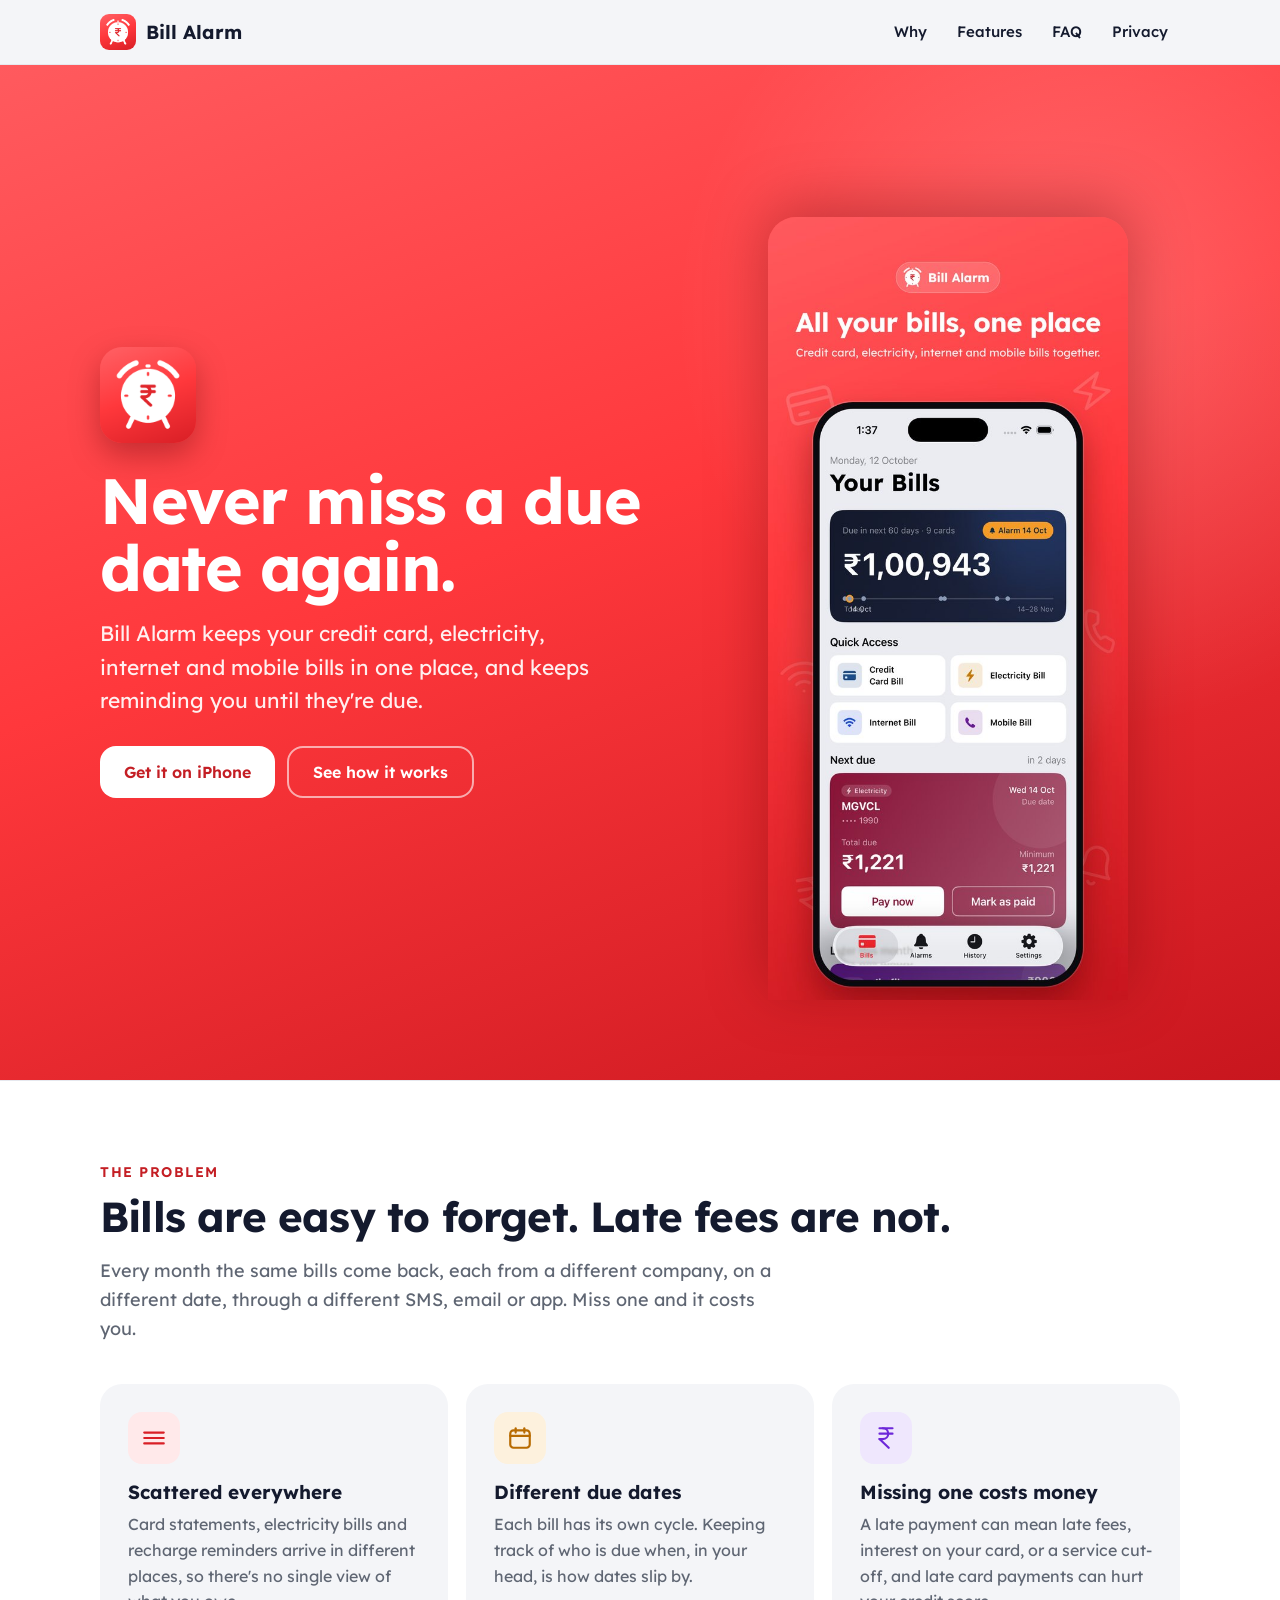
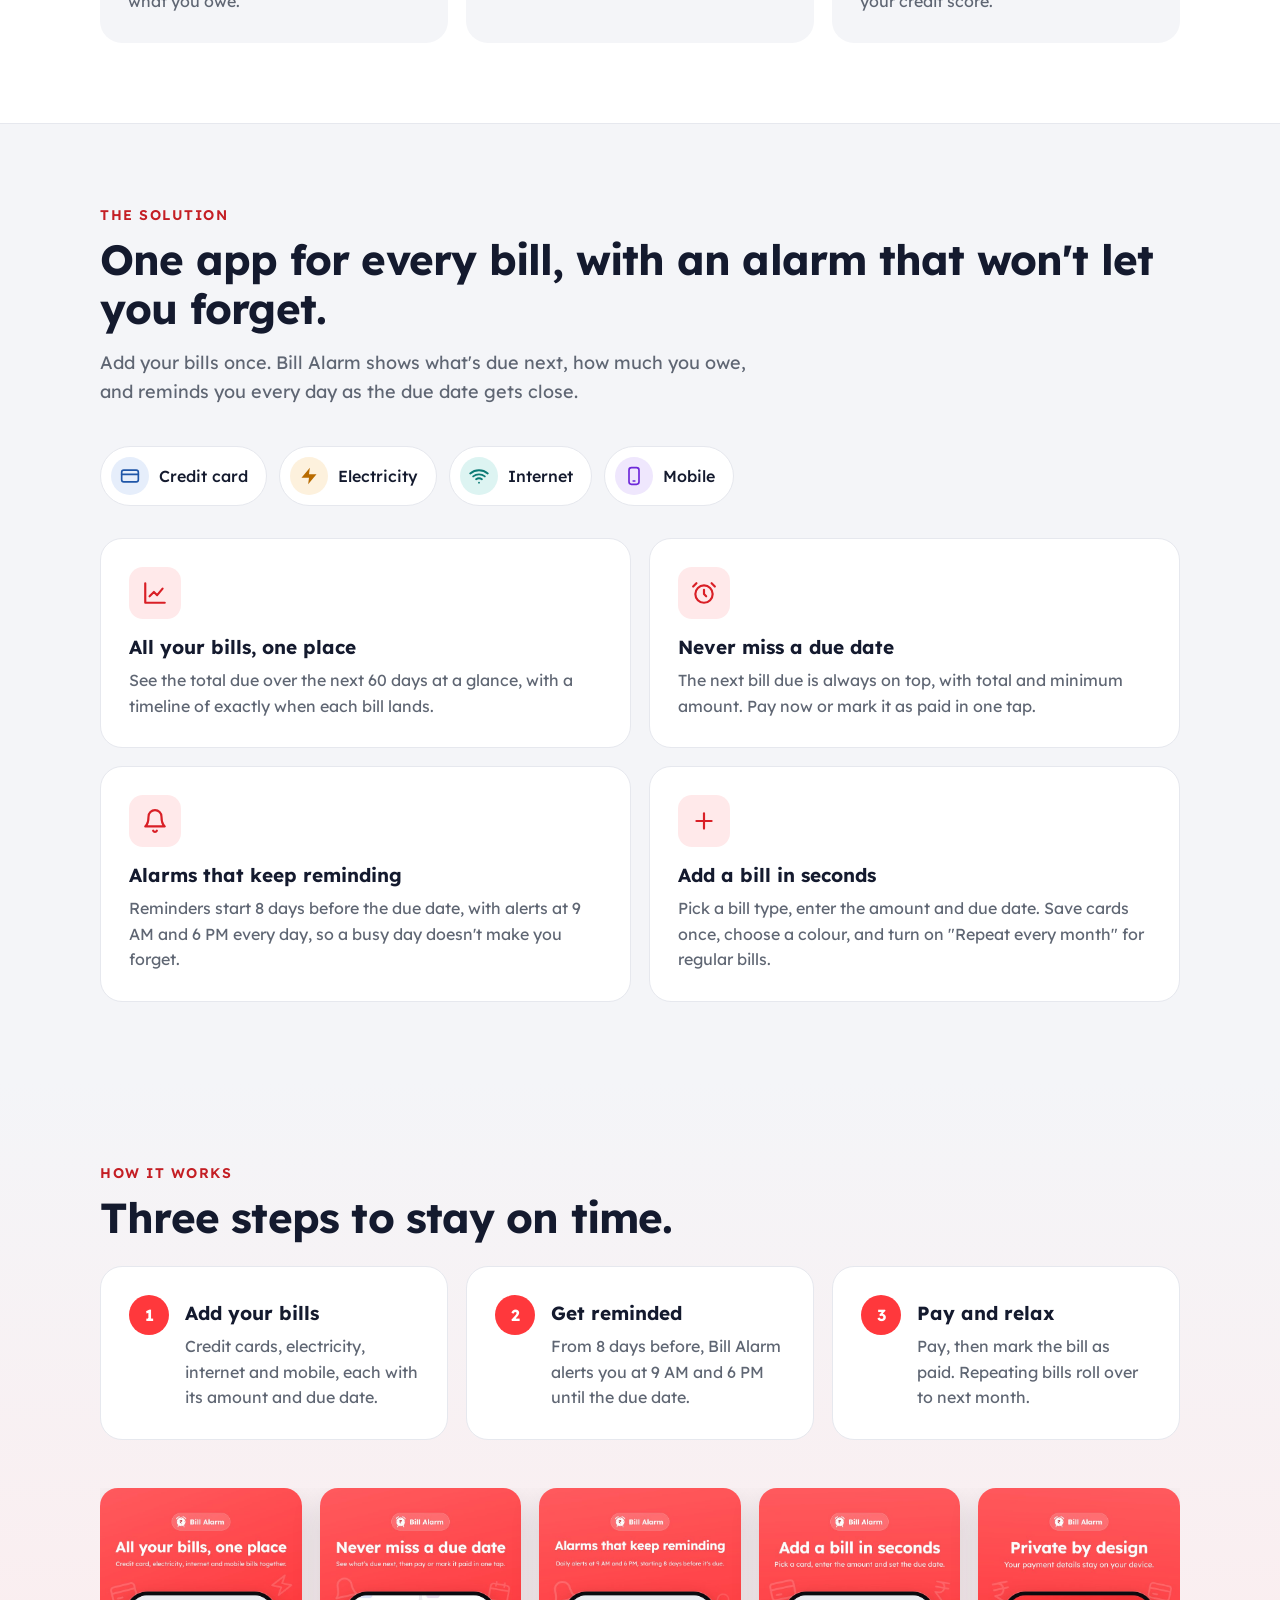
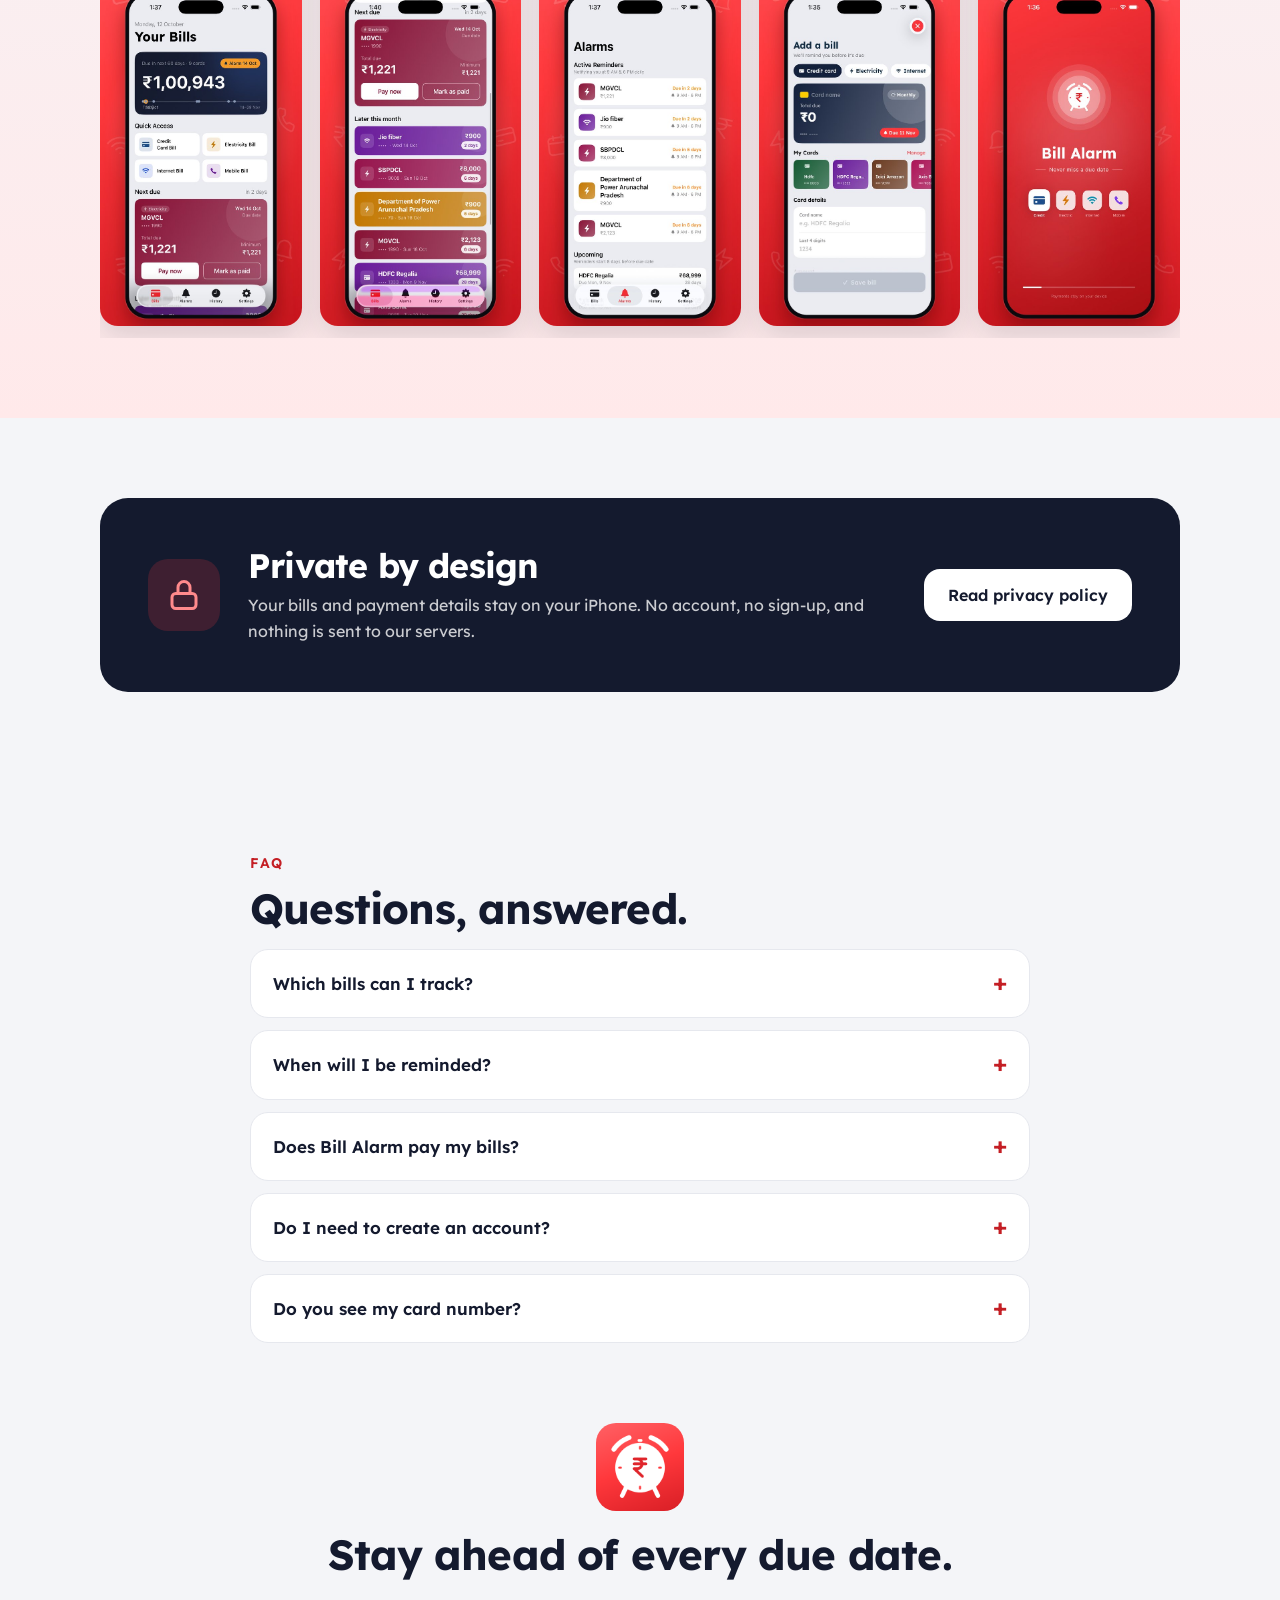
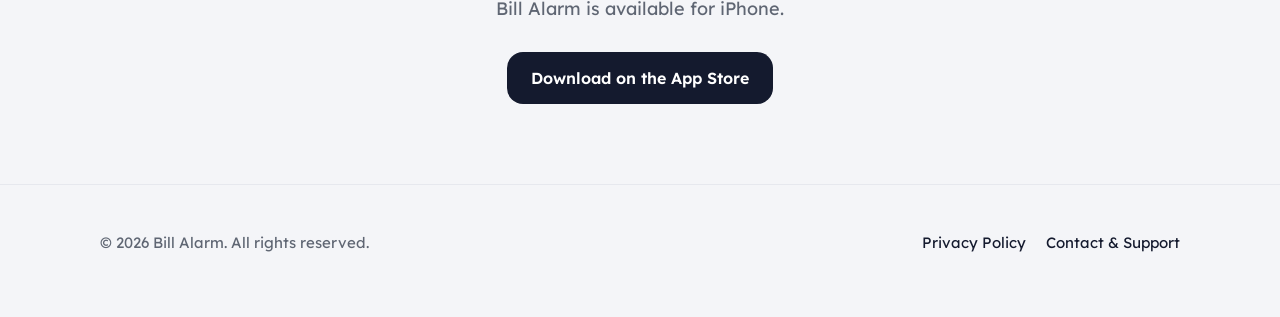
<file: index.html>
<!doctype html>
<html lang="en">
<head>
<meta charset="utf-8">
<meta name="viewport" content="width=device-width, initial-scale=1">
<title>Bill Alarm – Never miss a due date</title>
<meta name="description" content="Bill Alarm tracks your credit card, electricity, internet and mobile bills in one place and reminds you before every due date.">
<meta property="og:title" content="Bill Alarm – Never miss a due date">
<meta property="og:description" content="Track credit card, electricity, internet and mobile bills in one place, with reminders before every due date.">
<meta property="og:image" content="assets/screen-1.jpg">
<meta name="theme-color" content="#FF383C">
<link rel="icon" type="image/png" href="assets/favicon.png">
<link rel="apple-touch-icon" href="assets/apple-touch-icon.png">
<link rel="preconnect" href="https://fonts.googleapis.com">
<link rel="preconnect" href="https://fonts.gstatic.com" crossorigin>
<link rel="stylesheet" href="https://fonts.googleapis.com/css2?family=Lexend:wght@400;500;600;700&display=swap">
<link rel="stylesheet" href="style.css">
</head>
<body>

<header class="site-header">
  <div class="wrap">
    <a class="brand" href="index.html"><img src="assets/app-icon.png" alt="">Bill Alarm</a>
    <nav class="nav" aria-label="Main">
      <a class="hide-sm" href="#problem">Why</a>
      <a class="hide-sm" href="#features">Features</a>
      <a href="#faq">FAQ</a>
      <a href="privacy.html">Privacy</a>
    </nav>
  </div>
</header>

<main>
  <section class="hero" aria-labelledby="hero-title">
    <div class="wrap">
      <div class="hero-copy">
        <img class="hero-icon" src="assets/app-icon.png" alt="Bill Alarm app icon">
        <h1 id="hero-title">Never miss a due date again.</h1>
        <p class="lead">Bill Alarm keeps your credit card, electricity, internet and mobile bills in one place, and keeps reminding you until they're due.</p>
        <div class="hero-actions">
          <a class="btn btn-light" href="#download">Get it on iPhone</a>
          <a class="btn btn-ghost" href="#features">See how it works</a>
        </div>
      </div>
      <div class="hero-shot">
        <img src="assets/screen-1.jpg" alt="Bill Alarm home screen showing total due across bills and the next bill due">
      </div>
    </div>
  </section>

  <section id="problem" class="problem" aria-labelledby="problem-title">
    <div class="wrap">
      <p class="eyebrow">The problem</p>
      <h2 id="problem-title">Bills are easy to forget. Late fees are not.</h2>
      <p class="section-lead">Every month the same bills come back, each from a different company, on a different date, through a different SMS, email or app. Miss one and it costs you.</p>
      <div class="grid grid-3">
        <div class="card">
          <div class="icon-tile tint-red"><svg viewBox="0 0 24 24" fill="none" stroke="currentColor" stroke-width="2" stroke-linecap="round" stroke-linejoin="round" aria-hidden="true"><path d="M3 7h18"/><path d="M3 12h18"/><path d="M3 17h18"/></svg></div>
          <h3>Scattered everywhere</h3>
          <p>Card statements, electricity bills and recharge reminders arrive in different places, so there's no single view of what you owe.</p>
        </div>
        <div class="card">
          <div class="icon-tile tint-amber"><svg viewBox="0 0 24 24" fill="none" stroke="currentColor" stroke-width="2" stroke-linecap="round" stroke-linejoin="round" aria-hidden="true"><rect x="3" y="5" width="18" height="16" rx="3"/><path d="M3 10h18"/><path d="M8 3v4"/><path d="M16 3v4"/></svg></div>
          <h3>Different due dates</h3>
          <p>Each bill has its own cycle. Keeping track of who is due when, in your head, is how dates slip by.</p>
        </div>
        <div class="card">
          <div class="icon-tile tint-purple"><svg viewBox="0 0 24 24" fill="none" stroke="currentColor" stroke-width="2" stroke-linecap="round" stroke-linejoin="round" aria-hidden="true"><path d="M6 3h12"/><path d="M6 8h12"/><path d="M6 13l8.5 8"/><path d="M6 13h3"/><path d="M9 13c6.7 0 6.7-10 0-10"/></svg></div>
          <h3>Missing one costs money</h3>
          <p>A late payment can mean late fees, interest on your card, or a service cut-off, and late card payments can hurt your credit score.</p>
        </div>
      </div>
    </div>
  </section>

  <section id="features" aria-labelledby="features-title">
    <div class="wrap">
      <p class="eyebrow">The solution</p>
      <h2 id="features-title">One app for every bill, with an alarm that won't let you forget.</h2>
      <p class="section-lead">Add your bills once. Bill Alarm shows what's due next, how much you owe, and reminds you every day as the due date gets close.</p>

      <div class="types" aria-label="Supported bill types">
        <span class="type"><span class="icon-tile tint-blue"><svg viewBox="0 0 24 24" fill="none" stroke="currentColor" stroke-width="2" stroke-linecap="round" aria-hidden="true"><rect x="2" y="5" width="20" height="14" rx="2.5"/><path d="M2 10h20"/></svg></span>Credit card</span>
        <span class="type"><span class="icon-tile tint-amber"><svg viewBox="0 0 24 24" fill="currentColor" aria-hidden="true"><path d="M13 2L3 14h9l-1 8 10-12h-9l1-8z"/></svg></span>Electricity</span>
        <span class="type"><span class="icon-tile tint-teal"><svg viewBox="0 0 24 24" fill="none" stroke="currentColor" stroke-width="2.2" stroke-linecap="round" aria-hidden="true"><path d="M5 12.5a11 11 0 0 1 14 0"/><path d="M1.5 9a16 16 0 0 1 21 0"/><path d="M8.5 16a6 6 0 0 1 7 0"/><path d="M12 20h.01"/></svg></span>Internet</span>
        <span class="type"><span class="icon-tile tint-purple"><svg viewBox="0 0 24 24" fill="none" stroke="currentColor" stroke-width="2" stroke-linecap="round" aria-hidden="true"><rect x="6" y="2" width="12" height="20" rx="3"/><path d="M11 18h2"/></svg></span>Mobile</span>
      </div>

      <div class="grid grid-2" style="margin-top: 32px">
        <div class="card">
          <div class="icon-tile tint-red"><svg viewBox="0 0 24 24" fill="none" stroke="currentColor" stroke-width="2" stroke-linecap="round" stroke-linejoin="round" aria-hidden="true"><path d="M3 3v18h18"/><path d="M7 15l4-4 3 3 5-6"/></svg></div>
          <h3>All your bills, one place</h3>
          <p>See the total due over the next 60 days at a glance, with a timeline of exactly when each bill lands.</p>
        </div>
        <div class="card">
          <div class="icon-tile tint-red"><svg viewBox="0 0 24 24" fill="none" stroke="currentColor" stroke-width="2" stroke-linecap="round" stroke-linejoin="round" aria-hidden="true"><circle cx="12" cy="13" r="8"/><path d="M12 9v4l2 2"/><path d="M5 3L2 6"/><path d="M19 3l3 3"/></svg></div>
          <h3>Never miss a due date</h3>
          <p>The next bill due is always on top, with total and minimum amount. Pay now or mark it as paid in one tap.</p>
        </div>
        <div class="card">
          <div class="icon-tile tint-red"><svg viewBox="0 0 24 24" fill="none" stroke="currentColor" stroke-width="2" stroke-linecap="round" stroke-linejoin="round" aria-hidden="true"><path d="M6 8a6 6 0 0 1 12 0c0 7 3 9 3 9H3s3-2 3-9"/><path d="M10.3 21a1.9 1.9 0 0 0 3.4 0"/></svg></div>
          <h3>Alarms that keep reminding</h3>
          <p>Reminders start 8 days before the due date, with alerts at 9 AM and 6 PM every day, so a busy day doesn't make you forget.</p>
        </div>
        <div class="card">
          <div class="icon-tile tint-red"><svg viewBox="0 0 24 24" fill="none" stroke="currentColor" stroke-width="2" stroke-linecap="round" stroke-linejoin="round" aria-hidden="true"><path d="M12 5v14"/><path d="M5 12h14"/></svg></div>
          <h3>Add a bill in seconds</h3>
          <p>Pick a bill type, enter the amount and due date. Save cards once, choose a colour, and turn on "Repeat every month" for regular bills.</p>
        </div>
      </div>
    </div>
  </section>

  <section class="screens" aria-labelledby="screens-title">
    <div class="wrap">
      <p class="eyebrow">How it works</p>
      <h2 id="screens-title">Three steps to stay on time.</h2>
      <div class="grid grid-3 steps" style="margin: 24px 0 48px">
        <div class="card step"><h3>Add your bills</h3><p>Credit cards, electricity, internet and mobile, each with its amount and due date.</p></div>
        <div class="card step"><h3>Get reminded</h3><p>From 8 days before, Bill Alarm alerts you at 9 AM and 6 PM until the due date.</p></div>
        <div class="card step"><h3>Pay and relax</h3><p>Pay, then mark the bill as paid. Repeating bills roll over to next month.</p></div>
      </div>
      <div class="shots" tabindex="0" aria-label="App screenshots">
        <img src="assets/screen-1.jpg" alt="All your bills, one place: the Your Bills home screen" loading="lazy">
        <img src="assets/screen-2.jpg" alt="Never miss a due date: next bill due with Pay now and Mark as paid" loading="lazy">
        <img src="assets/screen-3.jpg" alt="Alarms that keep reminding: active reminders at 9 AM and 6 PM" loading="lazy">
        <img src="assets/screen-4.jpg" alt="Add a bill in seconds: the Add a bill screen" loading="lazy">
        <img src="assets/screen-5.jpg" alt="Private by design: Bill Alarm splash screen" loading="lazy">
      </div>
    </div>
  </section>

  <section aria-labelledby="privacy-title">
    <div class="wrap">
      <div class="privacy-band">
        <div class="icon-tile"><svg viewBox="0 0 24 24" fill="none" stroke="currentColor" stroke-width="2" stroke-linecap="round" stroke-linejoin="round" aria-hidden="true"><rect x="4" y="11" width="16" height="10" rx="2.5"/><path d="M8 11V7a4 4 0 0 1 8 0v4"/></svg></div>
        <div>
          <h2 id="privacy-title">Private by design</h2>
          <p>Your bills and payment details stay on your iPhone. No account, no sign-up, and nothing is sent to our servers.</p>
        </div>
        <a class="btn btn-light" href="privacy.html">Read privacy policy</a>
      </div>
    </div>
  </section>

  <section id="faq" aria-labelledby="faq-title">
    <div class="wrap" style="max-width: 820px">
      <p class="eyebrow">FAQ</p>
      <h2 id="faq-title">Questions, answered.</h2>
      <details>
        <summary>Which bills can I track?</summary>
        <p>Credit card, electricity, internet and mobile bills. You can add as many as you need, and set any of them to repeat every month.</p>
      </details>
      <details>
        <summary>When will I be reminded?</summary>
        <p>Reminders start 8 days before a bill's due date, with notifications at 9 AM and 6 PM each day. Make sure notifications are allowed for Bill Alarm in your iPhone Settings.</p>
      </details>
      <details>
        <summary>Does Bill Alarm pay my bills?</summary>
        <p>No. Bill Alarm reminds you and helps you keep track. You pay through your bank, card or biller as usual, then mark the bill as paid in the app.</p>
      </details>
      <details>
        <summary>Do I need to create an account?</summary>
        <p>No. There's no sign-up. Everything you enter stays on your device.</p>
      </details>
      <details>
        <summary>Do you see my card number?</summary>
        <p>No. Bill Alarm only asks for the last 4 digits so you can tell your cards apart, and that stays on your device.</p>
      </details>
    </div>
  </section>

  <section id="download" style="padding-top: 0" aria-labelledby="download-title">
    <div class="wrap" style="text-align: center">
      <img src="assets/app-icon.png" alt="" style="width: 88px; height: 88px; border-radius: 20px; margin: 0 auto 20px">
      <h2 id="download-title">Stay ahead of every due date.</h2>
      <p class="section-lead" style="margin: 0 auto 28px">Bill Alarm is available for iPhone.</p>
      <a class="btn" style="background: var(--ink); color: #fff" href="https://apps.apple.com/app/id6821720479">Download on the App Store</a>
    </div>
  </section>
</main>

<footer class="site-footer">
  <div class="wrap">
    <span>© 2026 Bill Alarm. All rights reserved.</span>
    <nav aria-label="Footer">
      <a href="privacy.html">Privacy Policy</a>
      <a href="mailto:mobileappbucket@gmail.com">Contact &amp; Support</a>
    </nav>
  </div>
</footer>

</body>
</html>
</file>
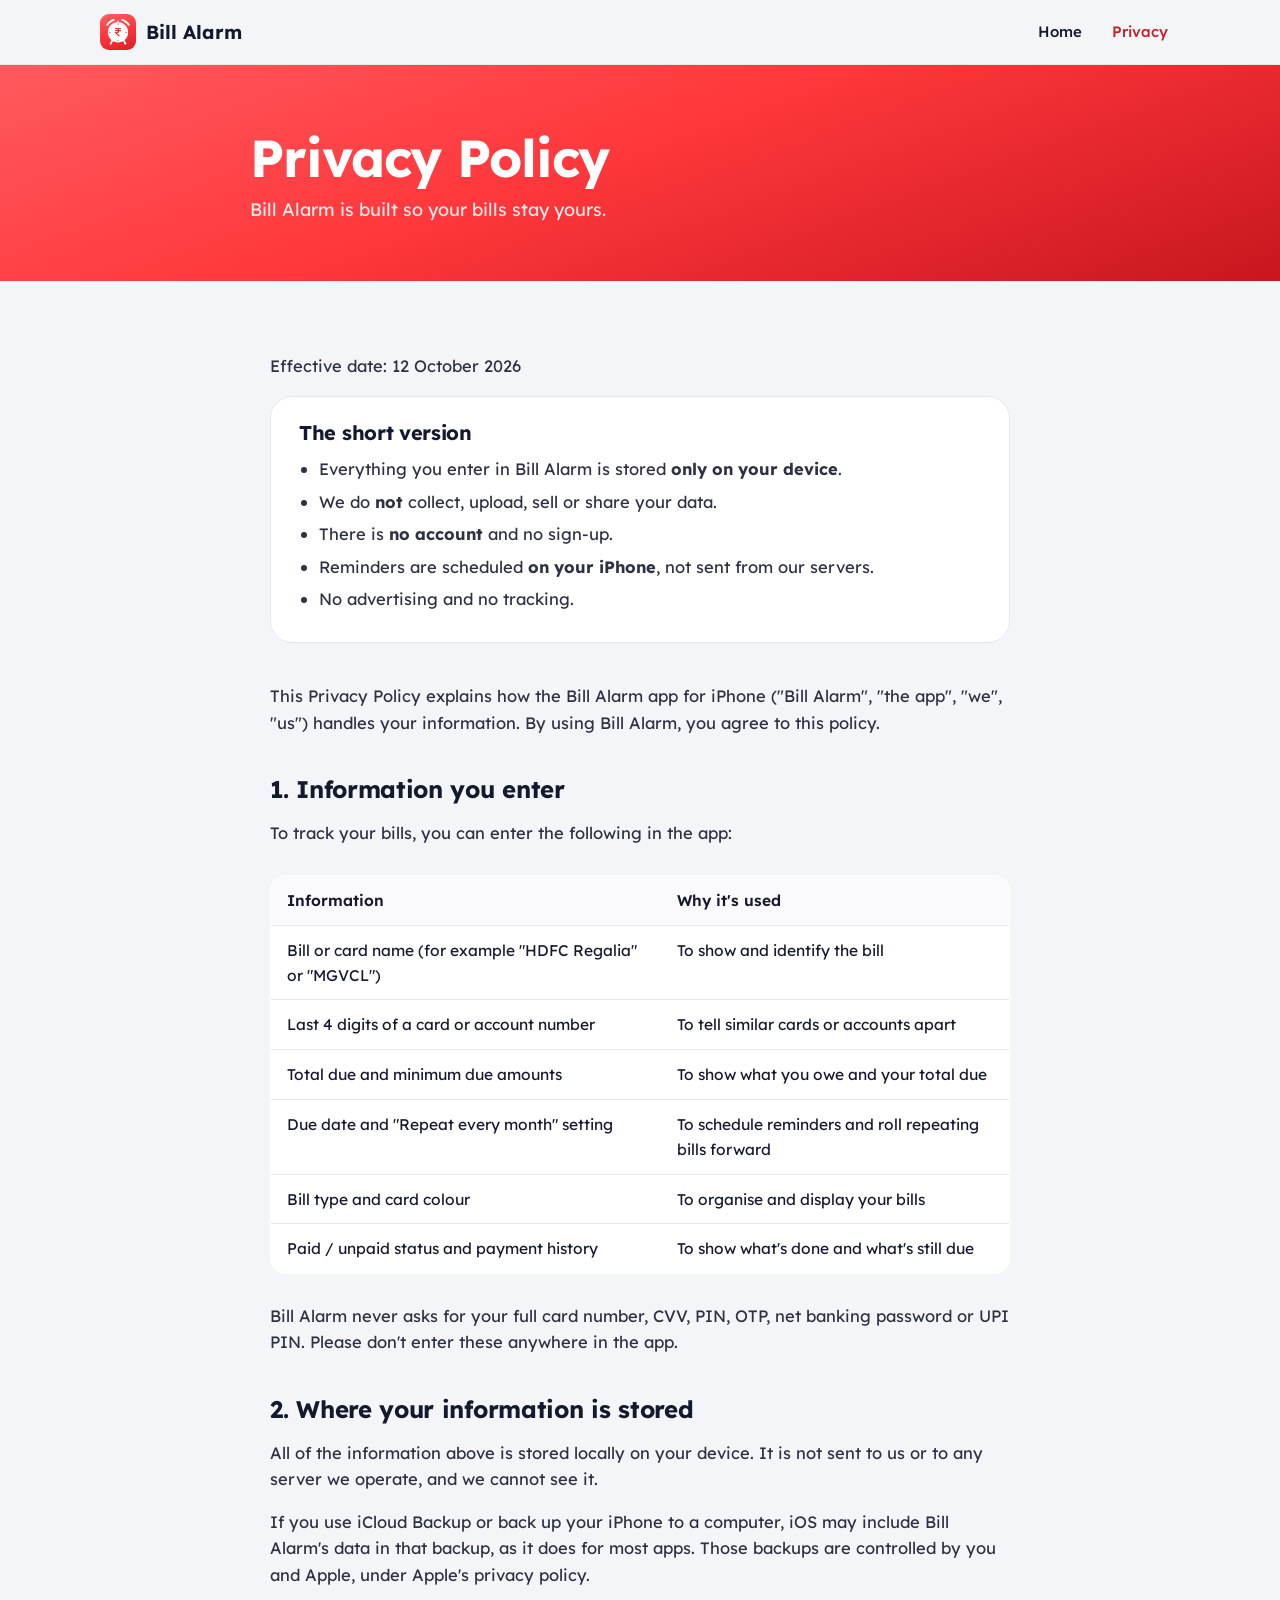
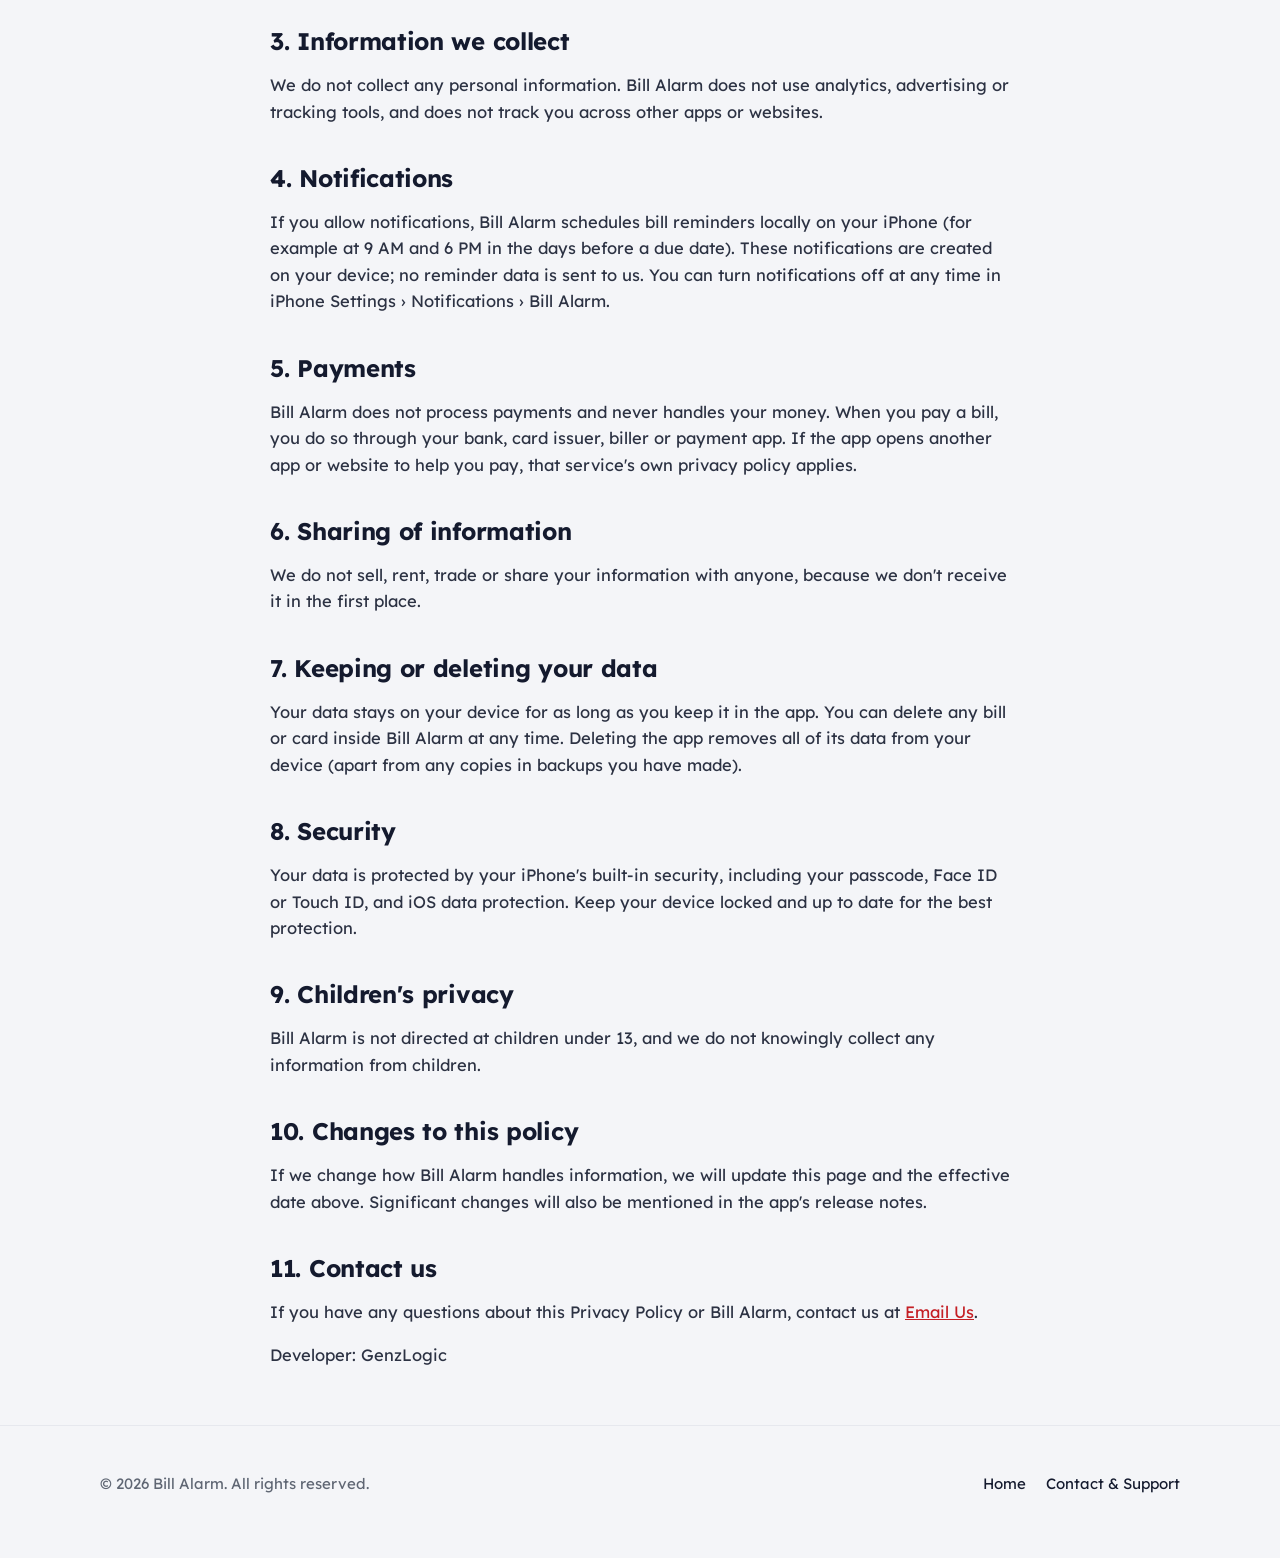
<file: privacy.html>
<!doctype html>
<html lang="en">
<head>
<meta charset="utf-8">
<meta name="viewport" content="width=device-width, initial-scale=1">
<title>Privacy Policy – Bill Alarm</title>
<meta name="description" content="Privacy Policy for the Bill Alarm iPhone app. Your bill information stays on your device.">
<meta name="theme-color" content="#FF383C">
<link rel="icon" type="image/png" href="assets/favicon.png">
<link rel="apple-touch-icon" href="assets/apple-touch-icon.png">
<link rel="preconnect" href="https://fonts.googleapis.com">
<link rel="preconnect" href="https://fonts.gstatic.com" crossorigin>
<link rel="stylesheet" href="https://fonts.googleapis.com/css2?family=Lexend:wght@400;500;600;700&display=swap">
<link rel="stylesheet" href="style.css">
</head>
<body>

<header class="site-header">
  <div class="wrap">
    <a class="brand" href="index.html"><img src="assets/app-icon.png" alt="">Bill Alarm</a>
    <nav class="nav" aria-label="Main">
      <a href="index.html">Home</a>
      <a href="privacy.html" aria-current="page">Privacy</a>
    </nav>
  </div>
</header>

<main>
  <div class="doc-hero">
    <div class="wrap" style="max-width: 820px">
      <h1>Privacy Policy</h1>
      <p>Bill Alarm is built so your bills stay yours.</p>
    </div>
  </div>

  <article class="doc">
    <p class="updated">Effective date: 12 October 2026</p>

    <div class="summary">
      <h2>The short version</h2>
      <ul>
        <li>Everything you enter in Bill Alarm is stored <strong>only on your device</strong>.</li>
        <li>We do <strong>not</strong> collect, upload, sell or share your data.</li>
        <li>There is <strong>no account</strong> and no sign-up.</li>
        <li>Reminders are scheduled <strong>on your iPhone</strong>, not sent from our servers.</li>
        <li>No advertising and no tracking.</li>
      </ul>
    </div>

    <p>This Privacy Policy explains how the Bill Alarm app for iPhone ("Bill Alarm", "the app", "we", "us") handles your information. By using Bill Alarm, you agree to this policy.</p>

    <h2>1. Information you enter</h2>
    <p>To track your bills, you can enter the following in the app:</p>
    <div class="table-scroll">
      <table>
        <thead><tr><th>Information</th><th>Why it's used</th></tr></thead>
        <tbody>
          <tr><td>Bill or card name (for example "HDFC Regalia" or "MGVCL")</td><td>To show and identify the bill</td></tr>
          <tr><td>Last 4 digits of a card or account number</td><td>To tell similar cards or accounts apart</td></tr>
          <tr><td>Total due and minimum due amounts</td><td>To show what you owe and your total due</td></tr>
          <tr><td>Due date and "Repeat every month" setting</td><td>To schedule reminders and roll repeating bills forward</td></tr>
          <tr><td>Bill type and card colour</td><td>To organise and display your bills</td></tr>
          <tr><td>Paid / unpaid status and payment history</td><td>To show what's done and what's still due</td></tr>
        </tbody>
      </table>
    </div>
    <p>Bill Alarm never asks for your full card number, CVV, PIN, OTP, net banking password or UPI PIN. Please don't enter these anywhere in the app.</p>

    <h2>2. Where your information is stored</h2>
    <p>All of the information above is stored locally on your device. It is not sent to us or to any server we operate, and we cannot see it.</p>
    <p>If you use iCloud Backup or back up your iPhone to a computer, iOS may include Bill Alarm's data in that backup, as it does for most apps. Those backups are controlled by you and Apple, under Apple's privacy policy.</p>

    <h2>3. Information we collect</h2>
    <p>We do not collect any personal information. Bill Alarm does not use analytics, advertising or tracking tools, and does not track you across other apps or websites.</p>

    <h2>4. Notifications</h2>
    <p>If you allow notifications, Bill Alarm schedules bill reminders locally on your iPhone (for example at 9 AM and 6 PM in the days before a due date). These notifications are created on your device; no reminder data is sent to us. You can turn notifications off at any time in iPhone Settings › Notifications › Bill Alarm.</p>

    <h2>5. Payments</h2>
    <p>Bill Alarm does not process payments and never handles your money. When you pay a bill, you do so through your bank, card issuer, biller or payment app. If the app opens another app or website to help you pay, that service's own privacy policy applies.</p>

    <h2>6. Sharing of information</h2>
    <p>We do not sell, rent, trade or share your information with anyone, because we don't receive it in the first place.</p>

    <h2>7. Keeping or deleting your data</h2>
    <p>Your data stays on your device for as long as you keep it in the app. You can delete any bill or card inside Bill Alarm at any time. Deleting the app removes all of its data from your device (apart from any copies in backups you have made).</p>

    <h2>8. Security</h2>
    <p>Your data is protected by your iPhone's built-in security, including your passcode, Face ID or Touch ID, and iOS data protection. Keep your device locked and up to date for the best protection.</p>

    <h2>9. Children's privacy</h2>
    <p>Bill Alarm is not directed at children under 13, and we do not knowingly collect any information from children.</p>

    <h2>10. Changes to this policy</h2>
    <p>If we change how Bill Alarm handles information, we will update this page and the effective date above. Significant changes will also be mentioned in the app's release notes.</p>

    <h2>11. Contact us</h2>
    <p>If you have any questions about this Privacy Policy or Bill Alarm, contact us at <a href="mailto:mobileappbucket@gmail.com">Email Us</a>.</p>
    <p>Developer: GenzLogic</p>
  </article>
</main>

<footer class="site-footer">
  <div class="wrap">
    <span>© 2026 Bill Alarm. All rights reserved.</span>
    <nav aria-label="Footer">
      <a href="index.html">Home</a>
      <a href="mailto:mobileappbucket@gmail.com">Contact &amp; Support</a>
    </nav>
  </div>
</footer>

</body>
</html>
</file>
<file: style.css>
:root {
  --red: #FF383C;
  --red-dark: #D91F26;
  --red-text: #C41E24;
  --red-tint: #FFF1F1;
  --ink: #141A2E;
  --muted: #5F6673;
  --bg: #F4F5F8;
  --surface: #FFFFFF;
  --line: #E6E8EE;
  --radius: 22px;
}

* { box-sizing: border-box; }

html { scroll-behavior: smooth; }

body {
  margin: 0;
  font-family: 'Lexend', system-ui, -apple-system, sans-serif;
  color: var(--ink);
  background: var(--bg);
  line-height: 1.6;
  -webkit-font-smoothing: antialiased;
}

img { max-width: 100%; display: block; }

a { color: var(--red-text); }
a:hover { color: var(--red-dark); }

.wrap { width: 100%; max-width: 1120px; margin: 0 auto; padding: 0 20px; }

/* Header */
.site-header {
  position: sticky; top: 0; z-index: 10;
  background: rgba(244, 245, 248, 0.88);
  backdrop-filter: saturate(160%) blur(12px);
  -webkit-backdrop-filter: saturate(160%) blur(12px);
  border-bottom: 1px solid var(--line);
}
.site-header .wrap { display: flex; align-items: center; justify-content: space-between; height: 64px; gap: 16px; }
.brand { display: flex; align-items: center; gap: 10px; text-decoration: none; color: var(--ink); font-weight: 700; font-size: 19px; }
.brand img { width: 36px; height: 36px; border-radius: 9px; }
.nav { display: flex; gap: 6px; flex-wrap: wrap; }
.nav a { text-decoration: none; color: var(--ink); font-size: 15px; font-weight: 500; padding: 10px 12px; border-radius: 10px; }
.nav a:hover { background: var(--surface); color: var(--ink); }
.nav a[aria-current="page"] { color: var(--red-text); }

/* Hero */
.hero {
  background: linear-gradient(160deg, #FF5A5E 0%, var(--red) 45%, #C8161E 100%);
  color: #fff;
  overflow: hidden;
  position: relative;
}
.hero::before {
  content: ""; position: absolute; width: 900px; height: 900px; border-radius: 50%;
  right: -260px; top: -200px;
  background: radial-gradient(circle, rgba(255,255,255,0.20), rgba(255,255,255,0) 65%);
}
.hero .wrap { position: relative; display: grid; grid-template-columns: 1.1fr 0.9fr; gap: 48px; align-items: center; padding-top: 72px; padding-bottom: 0; }
.hero-copy { padding-bottom: 72px; }
.hero-icon { width: 96px; height: 96px; border-radius: 22px; box-shadow: 0 12px 30px rgba(90, 0, 6, 0.35); margin-bottom: 24px; }
.hero h1 { font-size: clamp(40px, 6vw, 64px); line-height: 1.05; margin: 0 0 16px; letter-spacing: -1.5px; }
.hero p.lead { font-size: clamp(18px, 2.2vw, 21px); margin: 0 0 28px; color: rgba(255,255,255,0.92); max-width: 520px; }
.hero-actions { display: flex; flex-wrap: wrap; gap: 12px; }
.btn {
  display: inline-flex; align-items: center; justify-content: center; gap: 8px;
  min-height: 52px; padding: 0 24px; border-radius: 16px;
  font: 600 16px 'Lexend', system-ui, sans-serif; text-decoration: none;
}
.btn-light { background: #fff; color: var(--red-text); }
.btn-light:hover { background: #FFF1F1; color: var(--red-dark); }
.btn-ghost { border: 2px solid rgba(255,255,255,0.6); color: #fff; }
.btn-ghost:hover { background: rgba(255,255,255,0.12); color: #fff; }
.hero-shot { align-self: end; justify-self: center; width: 100%; max-width: 360px; }
.hero-shot img { border-radius: 28px 28px 0 0; box-shadow: 0 -10px 60px rgba(90, 0, 6, 0.35); }

/* Sections */
section { padding: 80px 0; }
.eyebrow { font-size: 14px; font-weight: 600; letter-spacing: 1.5px; text-transform: uppercase; color: var(--red-text); margin: 0 0 10px; }
h2 { font-size: clamp(30px, 4vw, 42px); line-height: 1.15; letter-spacing: -0.8px; margin: 0 0 16px; }
.section-lead { font-size: 18px; color: var(--muted); max-width: 680px; margin: 0 0 40px; }

.grid { display: grid; gap: 18px; }
.grid-3 { grid-template-columns: repeat(3, 1fr); }
.grid-2 { grid-template-columns: repeat(2, 1fr); }

.card { background: var(--surface); border-radius: var(--radius); padding: 28px; border: 1px solid var(--line); }
.card h3 { font-size: 19px; margin: 16px 0 8px; line-height: 1.3; }
.card p { margin: 0; color: var(--muted); font-size: 16px; }
.icon-tile { width: 52px; height: 52px; border-radius: 14px; display: flex; align-items: center; justify-content: center; }
.icon-tile svg { width: 26px; height: 26px; }
.tint-red { background: #FFE9EA; color: var(--red-dark); }
.tint-blue { background: #E6EEFB; color: #1F56A8; }
.tint-amber { background: #FDF1DD; color: #B86B00; }
.tint-teal { background: #DDF4F2; color: #0B7A75; }
.tint-purple { background: #EFE7FD; color: #6D28D9; }

.problem { background: var(--surface); border-top: 1px solid var(--line); border-bottom: 1px solid var(--line); }
.problem .card { background: var(--bg); border: none; }

/* Bill types */
.types { display: flex; flex-wrap: wrap; gap: 12px; margin-top: 8px; }
.type { display: flex; align-items: center; gap: 10px; background: var(--surface); border: 1px solid var(--line); border-radius: 999px; padding: 10px 18px 10px 10px; font-weight: 500; }
.type .icon-tile { width: 38px; height: 38px; border-radius: 50%; }
.type .icon-tile svg { width: 20px; height: 20px; }

/* Steps */
.steps { counter-reset: step; }
.step { position: relative; padding-left: 64px; }
.step::before {
  counter-increment: step; content: counter(step);
  position: absolute; left: 28px; top: 28px;
  width: 40px; height: 40px; border-radius: 50%;
  background: var(--red); color: #fff; font-weight: 700;
  display: flex; align-items: center; justify-content: center;
}
.step.card { padding-left: 84px; }
.step h3 { margin-top: 6px; }

/* Screens */
.screens { background: linear-gradient(180deg, var(--bg), #FFE9EA); }
.shots { display: grid; grid-template-columns: repeat(5, minmax(200px, 1fr)); gap: 18px; overflow-x: auto; padding-bottom: 12px; scroll-snap-type: x mandatory; }
.shots img { border-radius: 18px; box-shadow: 0 12px 30px rgba(20, 26, 46, 0.14); scroll-snap-align: center; }

/* Privacy banner */
.privacy-band { background: var(--ink); color: #fff; border-radius: 28px; padding: 48px; display: grid; grid-template-columns: auto 1fr auto; gap: 28px; align-items: center; }
.privacy-band h2 { margin: 0 0 8px; font-size: clamp(26px, 3vw, 34px); }
.privacy-band p { margin: 0; color: rgba(255,255,255,0.78); }
.privacy-band .icon-tile { width: 72px; height: 72px; border-radius: 20px; background: rgba(255,56,60,0.18); color: #FF8A8C; }
.privacy-band .icon-tile svg { width: 36px; height: 36px; }
.privacy-band .btn-light { color: var(--ink); }

/* FAQ */
details { background: var(--surface); border: 1px solid var(--line); border-radius: 18px; padding: 0 22px; }
details + details { margin-top: 12px; }
summary { cursor: pointer; font-weight: 600; font-size: 17px; padding: 20px 0; list-style: none; display: flex; justify-content: space-between; gap: 16px; }
summary::-webkit-details-marker { display: none; }
summary::after { content: "+"; color: var(--red-text); font-size: 24px; line-height: 1; }
details[open] summary::after { content: "\2212"; }
details p { margin: 0 0 20px; color: var(--muted); }

/* Footer */
.site-footer { padding: 40px 0 56px; border-top: 1px solid var(--line); color: var(--muted); font-size: 15px; }
.site-footer .wrap { display: flex; justify-content: space-between; flex-wrap: wrap; gap: 16px; align-items: center; }
.site-footer nav { display: flex; gap: 20px; flex-wrap: wrap; }
.site-footer a { color: var(--ink); text-decoration: none; padding: 6px 0; }
.site-footer a:hover { color: var(--red-text); }

/* Privacy page */
.doc-hero { background: linear-gradient(160deg, #FF5A5E 0%, var(--red) 45%, #C8161E 100%); color: #fff; padding: 64px 0 56px; }
.doc-hero h1 { font-size: clamp(36px, 5vw, 52px); margin: 0 0 10px; letter-spacing: -1px; line-height: 1.1; }
.doc-hero p { margin: 0; color: rgba(255,255,255,0.9); font-size: 18px; }
.doc { max-width: 780px; margin: 0 auto; padding: 56px 20px 40px; }
.doc .summary { background: var(--surface); border: 1px solid var(--line); border-radius: var(--radius); padding: 24px 28px; margin-bottom: 40px; }
.doc .summary h2 { font-size: 20px; margin: 0 0 12px; }
.doc .summary ul { margin: 0; padding-left: 20px; }
.doc .summary li { margin: 6px 0; }
.doc h2 { font-size: 24px; margin: 40px 0 12px; letter-spacing: -0.3px; }
.doc p, .doc li { color: #2C3243; font-size: 16.5px; }
.doc ul { padding-left: 22px; }
.doc li { margin: 6px 0; }
.doc table { width: 100%; border-collapse: collapse; background: var(--surface); border-radius: 16px; overflow: hidden; border: 1px solid var(--line); margin: 12px 0; font-size: 15.5px; }
.doc th, .doc td { text-align: left; padding: 12px 16px; border-bottom: 1px solid var(--line); vertical-align: top; }
.doc th { background: #FAFAFC; font-weight: 600; }
.doc tr:last-child td { border-bottom: none; }
.table-scroll { overflow-x: auto; }
.updated { color: var(--muted); font-size: 15px; }

/* Responsive */
@media (max-width: 900px) {
  .hero .wrap { grid-template-columns: 1fr; padding-top: 48px; }
  .hero-copy { padding-bottom: 0; text-align: left; }
  .hero-shot { max-width: 300px; }
  .grid-3 { grid-template-columns: 1fr; }
  .grid-2 { grid-template-columns: 1fr; }
  .privacy-band { grid-template-columns: 1fr; padding: 32px 24px; }
  section { padding: 56px 0; }
}
@media (max-width: 560px) {
  .nav a.hide-sm { display: none; }
  .shots { grid-template-columns: repeat(5, 72%); }
  .card { padding: 22px; }
  .step.card { padding-left: 76px; }
  .step::before { left: 22px; top: 22px; }
}
</file>
